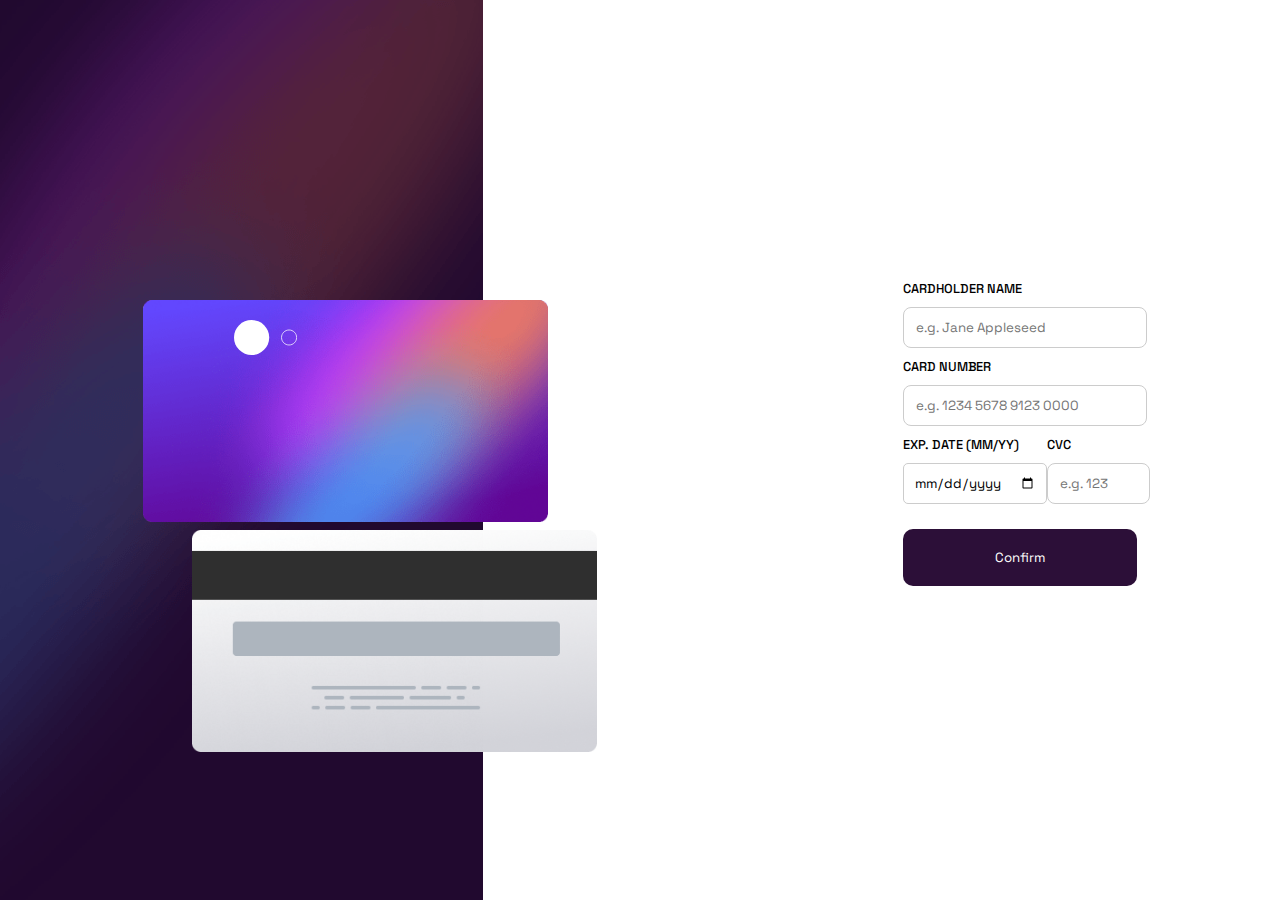
<file: index.html>
<!DOCTYPE html>
<html lang="en">
<head>
  <meta charset="UTF-8">
  <meta name="viewport" content="width=device-width, initial-scale=1.0"> <!-- displays site properly based on user's device -->

  <link rel="icon" type="image/png" sizes="32x32" href="./images/favicon-32x32.png">
  <link rel="stylesheet" href="index.css">
  <title>Frontend Mentor | Interactive card details form</title>

  <!-- Feel free to remove these styles or customise in your own stylesheet 👍 -->
  <style>
    .attribution { font-size: 11px; text-align: center; }
    .attribution a { color: hsl(228, 45%, 44%); }
  </style>
</head>
<body>
  <header>
    <div>
      <img class="backimage" src="./images/bg-main-mobile.png" alt="">
      <img class="backimagedesk" src="./images/bg-main-desktop.png" alt="">
    </div>
    <div>
      <img class="cardback" src="./images/bg-card-back.png" alt="">
      
    </div> 
    <div>
      <img class="cardfront paddingsides" src="./images/bg-card-front.png" alt="">
      <img class="logo" src="./images/card-logo.svg" alt="">
    </div>
  </header>
  <section class="">
    <form action="" class="paddingsides">
      <div>
      <label for="cardname">CARDHOLDER NAME</label>
      </div>
      <div>  
        <input type="text" placeholder="e.g. Jane Appleseed">
      </div>
      <div>
      <label for="cardnum">CARD NUMBER</label>
      </div>
      <div>
        <input type="text" placeholder="e.g. 1234 5678 9123 0000">
      </div>
      <div class="exp">
        <div>
          <div><label for="expd">EXP. DATE (MM/YY)</label></div>
          <div><input type="date"></div>
        </div>
        <div>
          <div><label for="cvc">CVC</label></div>
          <div><input type="text" placeholder="e.g. 123"></div>
        </div>
        </div>
          <input type="button" class="button" value="Confirm">
    </form>
  </section>
</body>
</html>
</file>
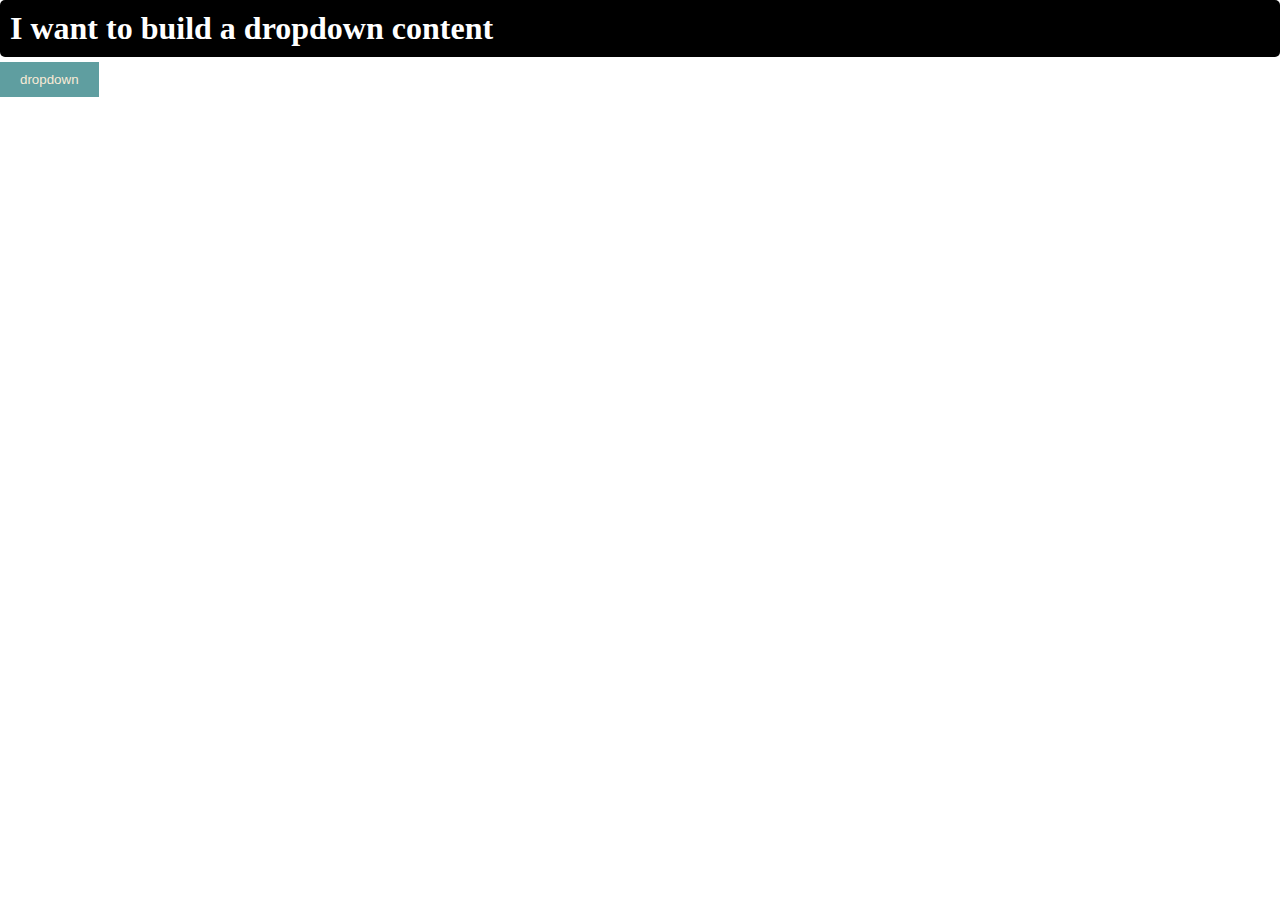
<file: practice.html>
<!DOCTYPE html>
<html lang="en-us">
    <head>
        <title>Dropdown</title>
        <link rel="stylesheet" href="style.css">
    </head>
    <body>
        <header>
            <h1>I want to build a dropdown content</h1>
        </header>
        <main>
            <section>
                <div> 
                <button class="drpbtn">dropdown</button>
                <div class="drpcontent">
                        <a href="/">Home</a>
                        <a href="/">News</a>
                        <a href="/">About</a>
                        <a href="/">Contact</a>
                    </div>
                </div>
            </section>
        </main>
    </body>
</html>
</file>
<file: index.css>
@import url('https://fonts.googleapis.com/css2?family=Space+Grotesk:wght@500&display=swap');

* {
    padding: 0px;
    margin: 0px;
}
body {
    font-family: 'Space Grotesk', sans-serif;
    font-weight: 500;
    font-size: 0.8em;
    width: 100%;
}

.paddingsides{
    padding-left: 15px;
    padding-right: 15px;
}
#center{
    text-align: center;
}
#right{
    text-align: left;
}
.backimagedesk {display: none;}
.backimage {
    width: 100%;
    position: relative;
}
.cardback {
    width: 80%;
    position: absolute;
    margin-top: -235px;
    margin-left: 60px;
}
.cardfront {
    width: 80%;
    position: absolute;
    margin-top: -142px;
}
.logo {
    width: 12%;
    position: absolute;
    margin-top: -125px;
    margin-left: 30px;
}
section{
    margin-top: 10vh;
    width: 100%;
}
label {
    padding: 10px 10px 10px 0;
    display: inline-block;}

input[type=text] {
    max-width: 93%;
    width: 100%;
    padding: 12px;
    border: 1px solid #ccc;
    border-radius: 8px;
    resize: vertical;
  }

input[type=date] {
    padding: 10px;
    border-radius: 5px;
    border: 1px solid #ccc;
    font-family: 'Space Grotesk', sans-serif;
}

::placeholder {
    font-family: 'Space Grotesk', sans-serif;}
.exp {
        display: flex;
        flex-direction: row;
        width: 97%;
    }
.button {
    margin-top: 25px;
    padding: 20px;
    width: 100%;
    border-radius: 10px;
    border: none;
    color: white;
    font-family: 'Space Grotesk', sans-serif;
    background-color: rgb(44, 15, 56);
}
.button:hover {
    background-color: rgb(27, 21, 112);
    color: white;}

@media only screen and (min-width: 600px) {
    body {
        display: flex;
        flex-direction: row;
        width: 100%;
        max-width: 90%;
        }
    .backimagedesk{
        display: flex;
        height: 100vh;
        }
    section {
        margin-top: 30vh;
        margin-left: 45vh;
        width: 35%;}

    .exp {
        display: flex;
        flex-direction: row;
         }

    .backimage {display: none;}
    
    .cardback {
        display: flex;
        width: 45vh;
        margin-top: -370px;
        margin-left: 15vw;
        }
    .cardfront {
        display: flex;
        width: 45vh;
        margin-top: -600px;
        margin-left: 10vw;}

        .logo {
            display: flex;
            width: 7vh;
            margin-top: -580px;
            margin-left: 26vh;
        }

    }
</file>
<file: style.css>
* {
    padding: 0;
    margin: 0;
}
header {background-color: black;
        color: white;
        padding: 10px;
        border-radius: 5px;}

.dropdown {position: relative;
            display: block;}

button {padding: 10px 20px;
        margin-top: 5px;
        border: none;
        background-color:cadetblue;
        color:antiquewhite;
        }

.drpbtn:hover {background-color:rgb(23, 124, 128);}

.drpcontent {
    display: none;
    position: absolute;
    background-color: #f9f9f9;
    min-width: 160px;
    box-shadow: 0px 8px 16px 0px rgba(0,0,0,0.2);
    z-index: 1;}

.drpcontent a {
            text-decoration: none;
            padding: 7px;
            background-color: darkgray;
            color: aliceblue;
            display: block;}

a:hover {background-color: rgb(65, 57, 57);}

.dropdown:hover .drpcontent {display: block;}
</file>
